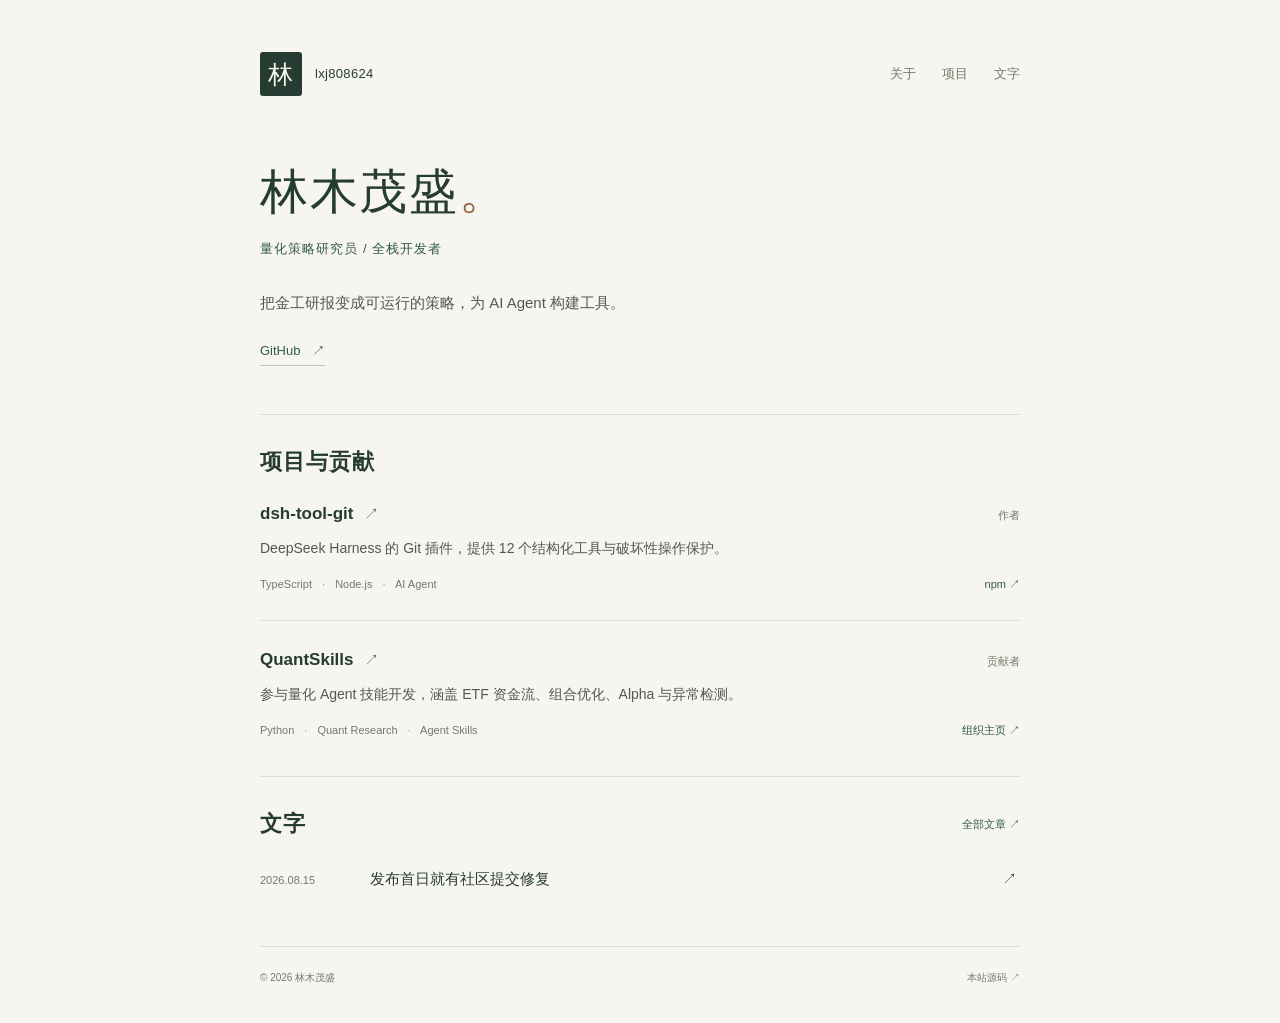
<file: index.html>
<!DOCTYPE html>
<html lang="zh-CN">
<head>
  <meta charset="UTF-8" />
  <meta name="viewport" content="width=device-width, initial-scale=1" />
  <meta name="theme-color" content="#f7f5ef" />
  <meta name="description" content="林木茂盛的个人网站。专注量化研究、全栈开发与 AI Agent 工具链，记录项目与开源实践。" />
  <title>林木茂盛 · 量化研究与工具构建</title>
  <link rel="icon" href="favicon.svg" type="image/svg+xml" />
  <link rel="stylesheet" href="style.css" />
</head>
<body>
  <a class="skip-link" href="#main">跳至正文</a>
  <header class="site-header wrap">
    <a class="identity" href="index.html" aria-label="林木茂盛 · 首页"><span class="seal" aria-hidden="true">林</span><span>lxj808624</span></a>
    <nav aria-label="主导航">
      <a href="index.html#about">关于</a>
      <a href="index.html#projects">项目</a>
      <a href="blog/index.html">文字</a>
    </nav>
  </header>
  <main id="main" class="wrap">
    <section class="intro" id="about" aria-labelledby="intro-title">
      <h1 id="intro-title">林木茂盛<span class="name-stop">。</span></h1>
      <p class="intro-role">量化策略研究员 / 全栈开发者</p>
      <div class="intro-copy">
        <p>把金工研报变成可运行的策略，为 AI Agent 构建工具。</p>
      </div>
      <div class="intro-links" id="contact">
        <a class="text-link" href="https://github.com/lxj808624">GitHub <span aria-hidden="true">↗</span></a>
      </div>
    </section>

    <section class="section" id="projects" aria-labelledby="projects-title">
      <div class="section-heading"><h2 id="projects-title">项目与贡献</h2></div>
      <article class="project-row">
        <div class="project-top"><h3><a href="https://github.com/lxj808624/dsh-tool-git">dsh-tool-git <span class="link-arrow" aria-hidden="true">↗</span></a></h3><span class="project-kind">作者</span></div>
        <p>DeepSeek Harness 的 Git 插件，提供 12 个结构化工具与破坏性操作保护。</p>
        <div class="project-bottom"><p class="tech">TypeScript <span>·</span> Node.js <span>·</span> AI Agent</p><a class="subtle-link" href="https://www.npmjs.com/package/dsh-tool-git">npm <span data-gh="version"></span> ↗</a></div>
      </article>
      <article class="project-row">
        <div class="project-top"><h3><a href="https://github.com/quantskills">QuantSkills <span class="link-arrow" aria-hidden="true">↗</span></a></h3><span class="project-kind">贡献者</span></div>
        <p>参与量化 Agent 技能开发，涵盖 ETF 资金流、组合优化、Alpha 与异常检测。</p>
        <div class="project-bottom"><p class="tech">Python <span>·</span> Quant Research <span>·</span> Agent Skills</p><a class="subtle-link" href="https://github.com/quantskills">组织主页 ↗</a></div>
      </article>
    </section>

    <section class="section writing-section" aria-labelledby="writing-title">
      <div class="section-heading"><h2 id="writing-title">文字</h2><a class="section-more" href="blog/index.html">全部文章 <span aria-hidden="true">↗</span></a></div>
      <a class="writing-link" href="blog/dsh-tool-git-maintainer.html">
        <time datetime="2026-08-15">2026.08.15</time>
        <div><h3>发布首日就有社区提交修复</h3></div>
        <span class="writing-arrow" aria-hidden="true">↗</span>
      </a>
    </section>

  </main>
  <script src="script.js" defer></script>
  <footer class="site-footer wrap">
    <p>© 2026 林木茂盛</p>
    <a href="https://github.com/lxj808624/lxj808624.github.io">本站源码 <span aria-hidden="true">↗</span></a>
  </footer>
</body>
</html>
</file>
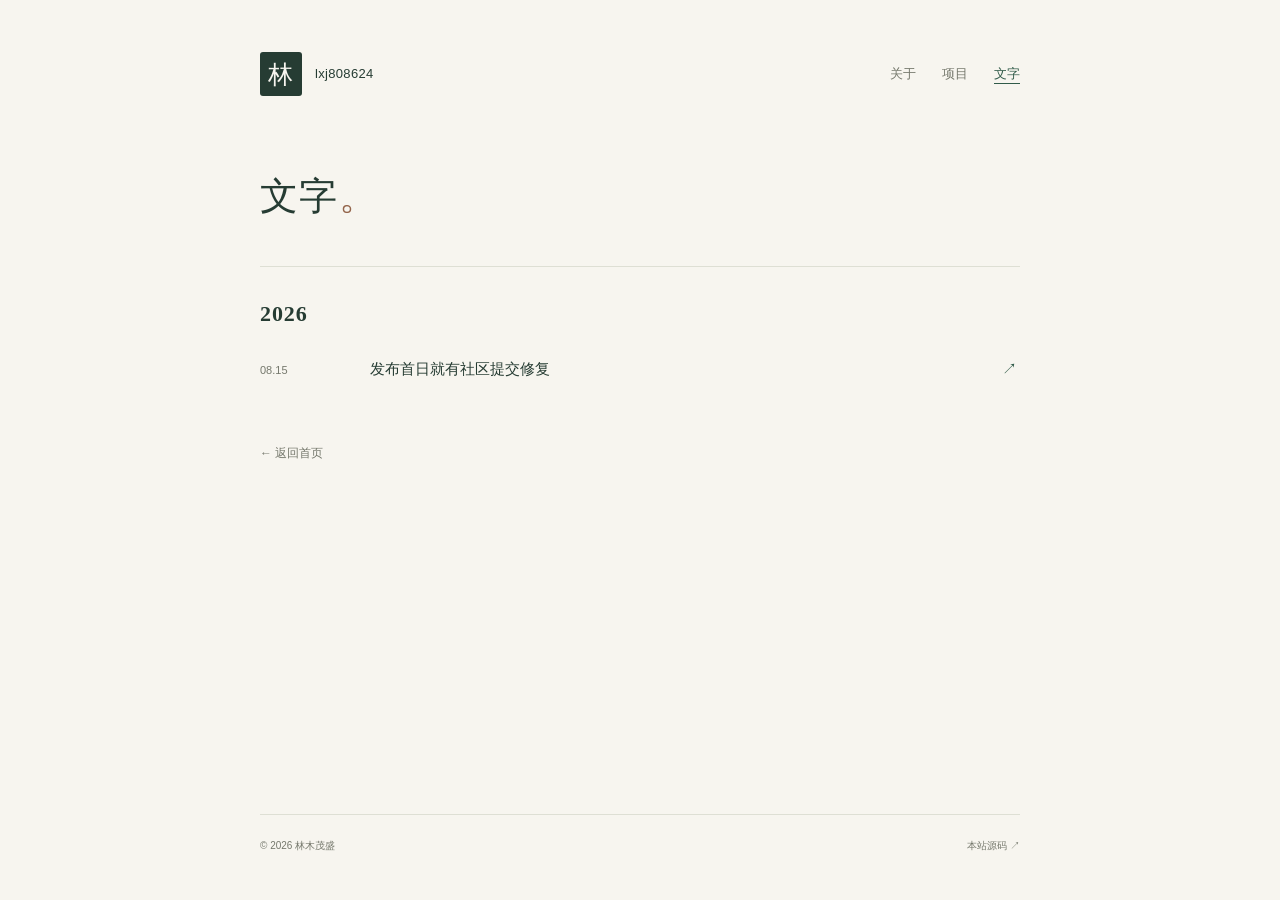
<file: blog/index.html>
<!DOCTYPE html>
<html lang="zh-CN">
<head>
  <meta charset="UTF-8" />
  <meta name="viewport" content="width=device-width, initial-scale=1" />
  <meta name="theme-color" content="#f7f5ef" />
  <meta name="description" content="关于开源维护、量化研究与软件开发的记录。" />
  <title>文字 · 林木茂盛</title>
  <link rel="icon" href="../favicon.svg" type="image/svg+xml" />
  <link rel="stylesheet" href="../style.css" />
</head>
<body>
  <a class="skip-link" href="#main">跳至正文</a>
  <header class="site-header wrap">
    <a class="identity" href="../index.html" aria-label="林木茂盛 · 首页"><span class="seal" aria-hidden="true">林</span><span>lxj808624</span></a>
    <nav aria-label="主导航">
      <a href="../index.html#about">关于</a>
      <a href="../index.html#projects">项目</a>
      <a href="index.html" aria-current="page">文字</a>
    </nav>
  </header>
  <main id="main" class="wrap archive">
    <div class="page-heading"><h1>文字<span class="name-stop">。</span></h1></div>
    <section class="section" aria-labelledby="year-title">
      <div class="section-heading"><h2 id="year-title">2026</h2></div>
      <a class="writing-link" href="dsh-tool-git-maintainer.html">
        <time datetime="2026-08-15">08.15</time><div><h3>发布首日就有社区提交修复</h3></div><span class="writing-arrow" aria-hidden="true">↗</span>
      </a>
    </section>
    <a class="back-link" href="../index.html">← 返回首页</a>
  </main>
  <footer class="site-footer wrap">
    <p>© 2026 林木茂盛</p>
    <a href="https://github.com/lxj808624/lxj808624.github.io">本站源码 <span aria-hidden="true">↗</span></a>
  </footer>
</body>
</html>
</file>
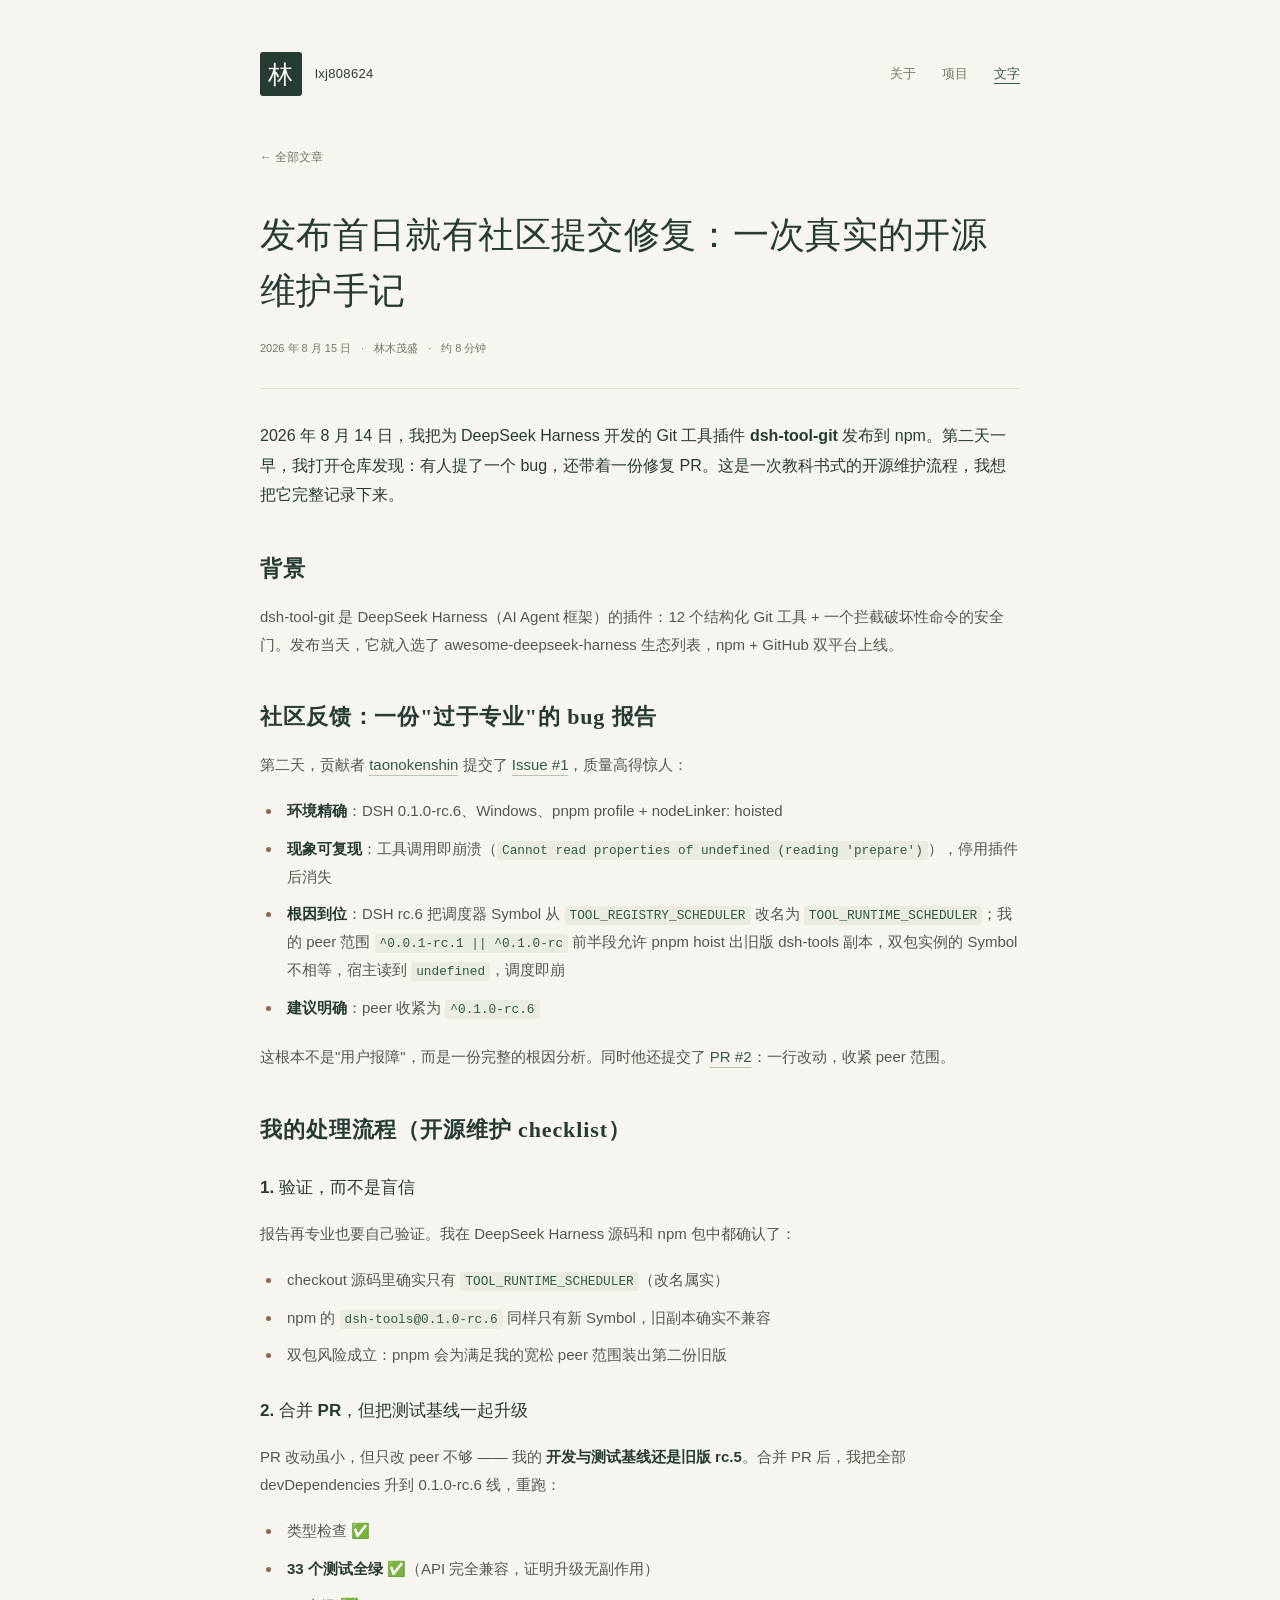
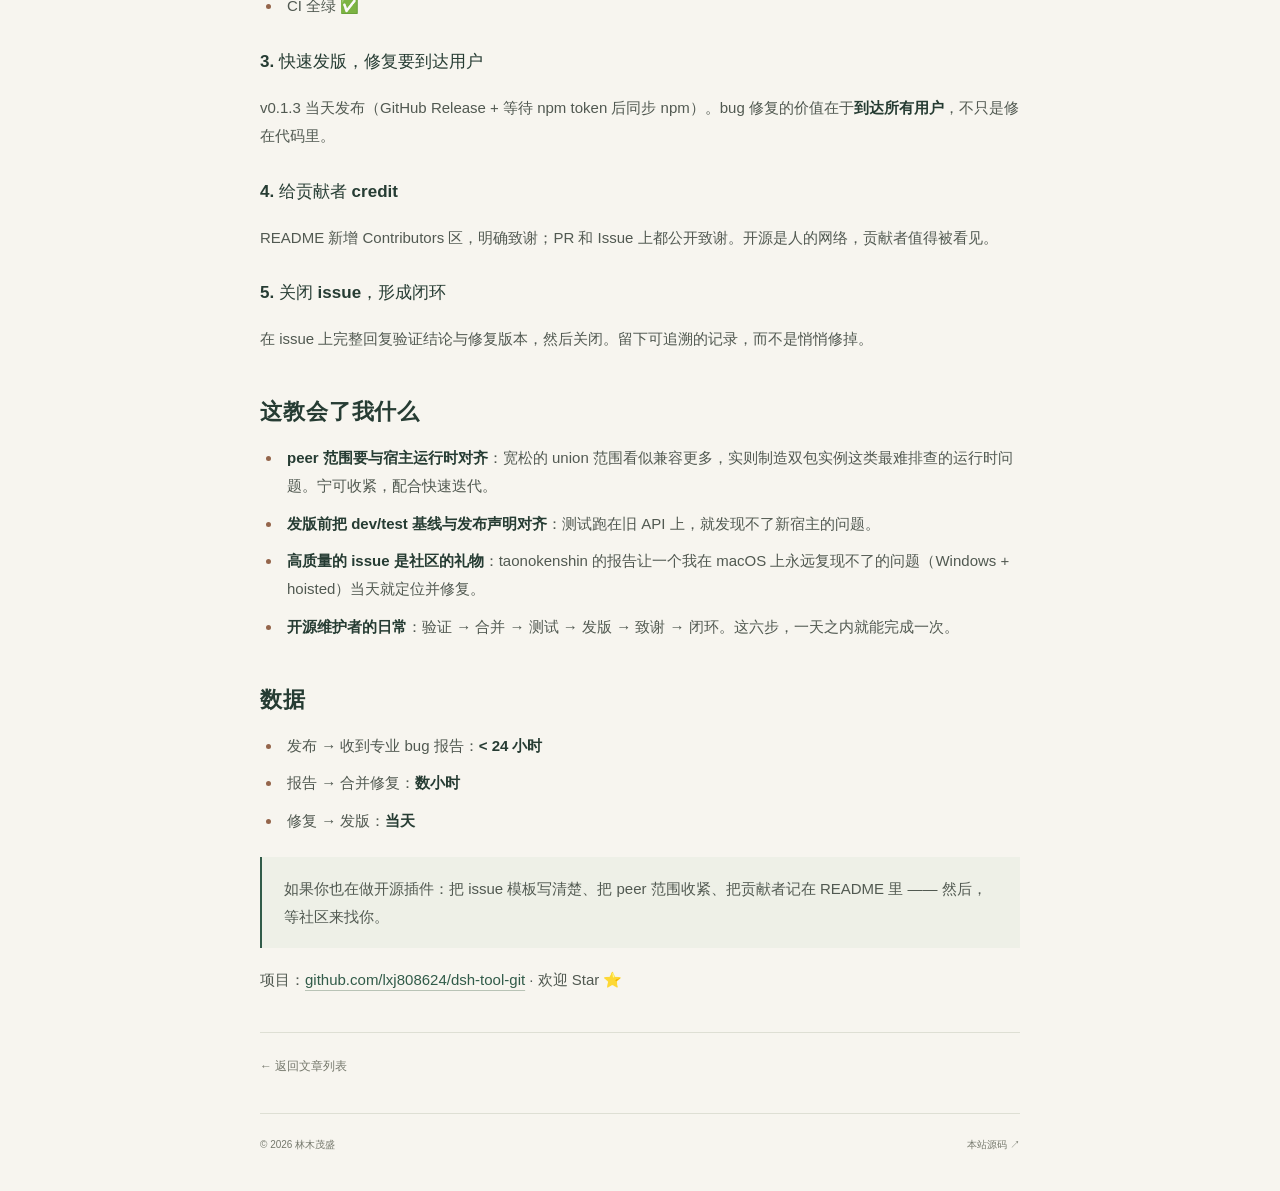
<file: blog/dsh-tool-git-maintainer.html>
<!DOCTYPE html>
<html lang="zh-CN">
<head>
  <meta charset="UTF-8" />
  <meta name="viewport" content="width=device-width, initial-scale=1" />
  <meta name="theme-color" content="#f7f5ef" />
  <meta name="description" content="dsh-tool-git 发布首日收到社区 bug 报告与修复 PR，记录验证、合并、发版与致谢的完整维护过程。" />
  <title>发布首日就有社区提交修复：一次真实的开源维护手记 · 林木茂盛</title>
  <link rel="icon" href="../favicon.svg" type="image/svg+xml" />
  <link rel="stylesheet" href="../style.css" />
</head>
<body>
  <a class="skip-link" href="#main">跳至正文</a>
  <header class="site-header wrap">
    <a class="identity" href="../index.html" aria-label="林木茂盛 · 首页"><span class="seal" aria-hidden="true">林</span><span>lxj808624</span></a>
    <nav aria-label="主导航">
      <a href="../index.html#about">关于</a>
      <a href="../index.html#projects">项目</a>
      <a href="index.html" aria-current="page">文字</a>
    </nav>
  </header>
  <main id="main" class="wrap blog-post">
    <a class="back-link" href="index.html">← 全部文章</a>
    <article>
      <header class="article-heading">
      <h1>发布首日就有社区提交修复：一次真实的开源维护手记</h1>
      <p class="blog-meta"><time datetime="2026-08-15">2026 年 8 月 15 日</time><span>·</span>林木茂盛<span>·</span>约 8 分钟</p></header>

      <p class="lead">2026 年 8 月 14 日，我把为 DeepSeek Harness 开发的 Git 工具插件 <strong>dsh-tool-git</strong> 发布到 npm。第二天一早，我打开仓库发现：有人提了一个 bug，还带着一份修复 PR。这是一次教科书式的开源维护流程，我想把它完整记录下来。</p>

      <h2>背景</h2>
      <p>dsh-tool-git 是 DeepSeek Harness（AI Agent 框架）的插件：12 个结构化 Git 工具 + 一个拦截破坏性命令的安全门。发布当天，它就入选了 awesome-deepseek-harness 生态列表，npm + GitHub 双平台上线。</p>

      <h2>社区反馈：一份"过于专业"的 bug 报告</h2>
      <p>第二天，贡献者 <a href="https://github.com/taonokenshin">taonokenshin</a> 提交了 <a href="https://github.com/lxj808624/dsh-tool-git/issues/1">Issue #1</a>，质量高得惊人：</p>
      <ul class="feature-list">
        <li><strong>环境精确</strong>：DSH 0.1.0-rc.6、Windows、pnpm profile + nodeLinker: hoisted</li>
        <li><strong>现象可复现</strong>：工具调用即崩溃（<code>Cannot read properties of undefined (reading 'prepare')</code>），停用插件后消失</li>
        <li><strong>根因到位</strong>：DSH rc.6 把调度器 Symbol 从 <code>TOOL_REGISTRY_SCHEDULER</code> 改名为 <code>TOOL_RUNTIME_SCHEDULER</code>；我的 peer 范围 <code>^0.0.1-rc.1 || ^0.1.0-rc</code> 前半段允许 pnpm hoist 出旧版 dsh-tools 副本，双包实例的 Symbol 不相等，宿主读到 <code>undefined</code>，调度即崩</li>
        <li><strong>建议明确</strong>：peer 收紧为 <code>^0.1.0-rc.6</code></li>
      </ul>
      <p>这根本不是"用户报障"，而是一份完整的根因分析。同时他还提交了 <a href="https://github.com/lxj808624/dsh-tool-git/pull/2">PR #2</a>：一行改动，收紧 peer 范围。</p>

      <h2>我的处理流程（开源维护 checklist）</h2>

      <h3>1. 验证，而不是盲信</h3>
      <p>报告再专业也要自己验证。我在 DeepSeek Harness 源码和 npm 包中都确认了：</p>
      <ul class="feature-list">
        <li>checkout 源码里确实只有 <code>TOOL_RUNTIME_SCHEDULER</code>（改名属实）</li>
        <li>npm 的 <code>dsh-tools@0.1.0-rc.6</code> 同样只有新 Symbol，旧副本确实不兼容</li>
        <li>双包风险成立：pnpm 会为满足我的宽松 peer 范围装出第二份旧版</li>
      </ul>

      <h3>2. 合并 PR，但把测试基线一起升级</h3>
      <p>PR 改动虽小，但只改 peer 不够 —— 我的 <strong>开发与测试基线还是旧版 rc.5</strong>。合并 PR 后，我把全部 devDependencies 升到 0.1.0-rc.6 线，重跑：</p>
      <ul class="feature-list">
        <li>类型检查 ✅</li>
        <li><strong>33 个测试全绿</strong> ✅（API 完全兼容，证明升级无副作用）</li>
        <li>CI 全绿 ✅</li>
      </ul>

      <h3>3. 快速发版，修复要到达用户</h3>
      <p>v0.1.3 当天发布（GitHub Release + 等待 npm token 后同步 npm）。bug 修复的价值在于<strong>到达所有用户</strong>，不只是修在代码里。</p>

      <h3>4. 给贡献者 credit</h3>
      <p>README 新增 Contributors 区，明确致谢；PR 和 Issue 上都公开致谢。开源是人的网络，贡献者值得被看见。</p>

      <h3>5. 关闭 issue，形成闭环</h3>
      <p>在 issue 上完整回复验证结论与修复版本，然后关闭。留下可追溯的记录，而不是悄悄修掉。</p>

      <h2>这教会了我什么</h2>
      <ul class="feature-list">
        <li><strong>peer 范围要与宿主运行时对齐</strong>：宽松的 union 范围看似兼容更多，实则制造双包实例这类最难排查的运行时问题。宁可收紧，配合快速迭代。</li>
        <li><strong>发版前把 dev/test 基线与发布声明对齐</strong>：测试跑在旧 API 上，就发现不了新宿主的问题。</li>
        <li><strong>高质量的 issue 是社区的礼物</strong>：taonokenshin 的报告让一个我在 macOS 上永远复现不了的问题（Windows + hoisted）当天就定位并修复。</li>
        <li><strong>开源维护者的日常</strong>：验证 → 合并 → 测试 → 发版 → 致谢 → 闭环。这六步，一天之内就能完成一次。</li>
      </ul>

      <h2>数据</h2>
      <ul class="feature-list">
        <li>发布 → 收到专业 bug 报告：<strong>&lt; 24 小时</strong></li>
        <li>报告 → 合并修复：<strong>数小时</strong></li>
        <li>修复 → 发版：<strong>当天</strong></li>
      </ul>

      <p class="blog-end">如果你也在做开源插件：把 issue 模板写清楚、把 peer 范围收紧、把贡献者记在 README 里 —— 然后，等社区来找你。</p>

      <p>项目：<a href="https://github.com/lxj808624/dsh-tool-git">github.com/lxj808624/dsh-tool-git</a> · 欢迎 Star ⭐</p>
    </article>
    <a class="back-link article-back" href="index.html">← 返回文章列表</a>
  </main>
  <footer class="site-footer wrap">
    <p>© 2026 林木茂盛</p>
    <a href="https://github.com/lxj808624/lxj808624.github.io">本站源码 <span aria-hidden="true">↗</span></a>
  </footer>
</body>
</html>
</file>
<file: style.css>
:root {
  color-scheme: light;
  --paper: #f7f5ef;
  --ink: #263c33;
  --body: #515951;
  --muted: #75786c;
  --accent: #315b49;
  --copper: #94654b;
  --line: #dedfd4;
  --serif: "Iowan Old Style", "Palatino Linotype", "Noto Serif CJK SC", "Songti SC", "STSong", serif;
  --sans: -apple-system, BlinkMacSystemFont, "Segoe UI", "PingFang SC", "Microsoft YaHei", sans-serif;
}
* { box-sizing: border-box; }
html { scroll-behavior: smooth; scroll-padding-top: 32px; }
body { margin: 0; background: var(--paper); color: var(--body); font: 15px/1.85 var(--sans); -webkit-font-smoothing: antialiased; }
::selection { background: #d9e3d2; color: var(--ink); }
a { color: var(--accent); text-decoration: none; text-underline-offset: 5px; }
a:hover { color: var(--copper); }
a:focus-visible { outline: 2px solid var(--accent); outline-offset: 5px; border-radius: 2px; }
h1, h2, h3, p { margin: 0; }
h1, h2, h3 { color: var(--ink); }
.wrap { width: min(100% - 64px, 760px); margin-inline: auto; }
.skip-link { position: absolute; top: -80px; left: 24px; padding: 8px 16px; z-index: 10; background: var(--paper); }
.skip-link:focus { top: 12px; }
.site-header { display: flex; align-items: center; justify-content: space-between; padding-top: 52px; gap: 24px; }
.identity { display: flex; align-items: center; gap: 13px; font-size: 13px; letter-spacing: .025em; color: var(--ink); line-height: 1.5; }
.seal { display: grid; place-items: center; width: 42px; height: 44px; background: var(--ink); color: var(--paper); border-radius: 3px; font: 25px var(--serif); }
.site-header nav { display: flex; gap: 26px; font-size: 13px; }
.site-header nav a { color: var(--muted); padding-block: 8px; }
.site-header nav a:hover, .site-header nav [aria-current="page"] { color: var(--accent); text-decoration: underline; }
.intro { padding: 64px 0 48px; }
.intro h1, .page-heading h1 { margin-top: 0; }
h1 { font: 500 48px/1.35 var(--serif); letter-spacing: .035em; margin-top: 18px; }
.name-stop { color: var(--copper); }
.intro-role { margin-top: 12px; color: var(--accent); font-size: 13px; letter-spacing: .08em; }
.intro-copy { margin-top: 28px; max-width: 690px; }
.intro-links { display: flex; gap: 26px; margin-top: 22px; }
.text-link { font-size: 13px; border-bottom: 1px solid #b9c3b6; padding-bottom: 2px; }
.text-link span { margin-left: 8px; }
.section { border-top: 1px solid var(--line); padding: 30px 0 36px; }
.section-heading { display: flex; justify-content: space-between; align-items: center; gap: 16px; margin-bottom: 22px; }
h2 { font: 600 22px/1.5 var(--serif); letter-spacing: .04em; }
.project-row + .project-row { margin-top: 26px; padding-top: 25px; border-top: 1px solid var(--line); }
.project-top { display: flex; justify-content: space-between; align-items: baseline; gap: 16px; margin-bottom: 8px; }
h3 { font-size: 17px; font-weight: 550; line-height: 1.65; }
.project-top h3 a { color: var(--ink); }
.project-top h3 a:hover { color: var(--copper); }
.link-arrow { font-size: 15px; color: var(--muted); margin-left: 6px; }
.project-kind { color: var(--muted); font-size: 11px; white-space: nowrap; }
.project-row > p { max-width: 650px; font-size: 14px; }
.project-bottom { display: flex; justify-content: space-between; align-items: baseline; gap: 16px; margin-top: 12px; }
.tech { color: var(--muted); font-size: 11px; }
.tech span { padding-inline: 7px; color: #989b8b; }
.subtle-link, .section-more { font-size: 11px; white-space: nowrap; }
.writing-link { display: grid; grid-template-columns: 92px 1fr 18px; align-items: baseline; gap: 18px; padding-block: 3px; }
.writing-link time { font-size: 11px; color: var(--muted); font-variant-numeric: tabular-nums; }
.writing-link h3 { font-size: 15px; transition: color .15s ease; }
.writing-link:hover h3 { color: var(--copper); }
.writing-link p { color: var(--muted); font-size: 12px; margin-top: 3px; }
.writing-arrow { color: var(--accent); }
.site-footer { border-top: 1px solid var(--line); display: flex; justify-content: space-between; gap: 16px; padding: 22px 0 36px; margin-top: 14px; font-size: 10px; color: var(--muted); }
.site-footer a { color: var(--muted); white-space: nowrap; }
.page-heading { padding: 75px 0 44px; }
.page-heading h1 { font-size: 38px; }
.archive { min-height: calc(100svh - 196px); }
.back-link { display: inline-block; font-size: 12px; color: var(--muted); margin: 20px 0 40px; }
.blog-post { padding-top: 30px; }
.blog-post > .back-link { margin-bottom: 22px; }
.article-heading { border-bottom: 1px solid var(--line); padding-bottom: 30px; margin-bottom: 32px; }
.article-heading h1 { font-size: 36px; line-height: 1.55; letter-spacing: .01em; }
.blog-meta { margin-top: 18px; font-size: 11px; color: var(--muted); }
.blog-meta span { margin-inline: 10px; }
.blog-post article > p { margin-block: 18px; }
.blog-post .lead { color: var(--ink); font-size: 16px; }
.blog-post h2 { margin: 42px 0 16px; }
.blog-post h3 { margin: 28px 0 12px; font-size: 17px; }
.blog-post ul { padding-left: 22px; margin: 16px 0 22px; }
.blog-post li { padding-left: 5px; margin-block: 10px; }
.blog-post li::marker { color: var(--copper); }
.blog-post strong { color: var(--ink); font-weight: 600; }
.blog-post article a { text-decoration: underline; text-decoration-color: #b9c3b6; }
.blog-post article { overflow-wrap: anywhere; }
code { font: .85em/1.7 ui-monospace, SFMono-Regular, Menlo, monospace; background: #eaece2; color: var(--accent); border-radius: 3px; padding: 2px 5px; }
.blog-end { padding: 18px 22px; border-left: 2px solid var(--accent); background: #eef0e7; }
.article-back { border-top: 1px solid var(--line); width: 100%; padding-top: 22px; }
@media (max-width: 600px) {
  .wrap { width: calc(100% - 40px); }
  .site-header { padding-top: 28px; gap: 16px; }
  .site-header nav { gap: 20px; font-size: 12px; }
  .identity { font-size: 11px; gap: 9px; }
  .seal { width: 34px; height: 37px; font-size: 22px; }
  .intro { padding: 58px 0 36px; }
  h1 { font-size: 40px; }
  .intro-copy { margin-top: 24px; font-size: 14px; }
  .section { padding: 26px 0 30px; }
  h2 { font-size: 21px; }
  .project-top { display: block; }
  .project-kind { display: block; margin-top: 2px; }
  .project-bottom { flex-wrap: wrap; gap: 6px 14px; }
  .writing-link { grid-template-columns: 1fr 18px; gap: 4px 12px; }
  .writing-link time { grid-column: 1 / -1; }
  .site-footer { flex-wrap: wrap; gap: 8px; }
  .page-heading { padding: 55px 0 35px; }
  .page-heading h1 { font-size: 32px; }
  .article-heading h1 { font-size: 29px; }
  .blog-post { font-size: 14px; }
  .blog-post .lead { font-size: 15px; }
}
@media (prefers-reduced-motion: reduce) {
  html { scroll-behavior: auto; }
  * { transition: none !important; }
}
</file>
